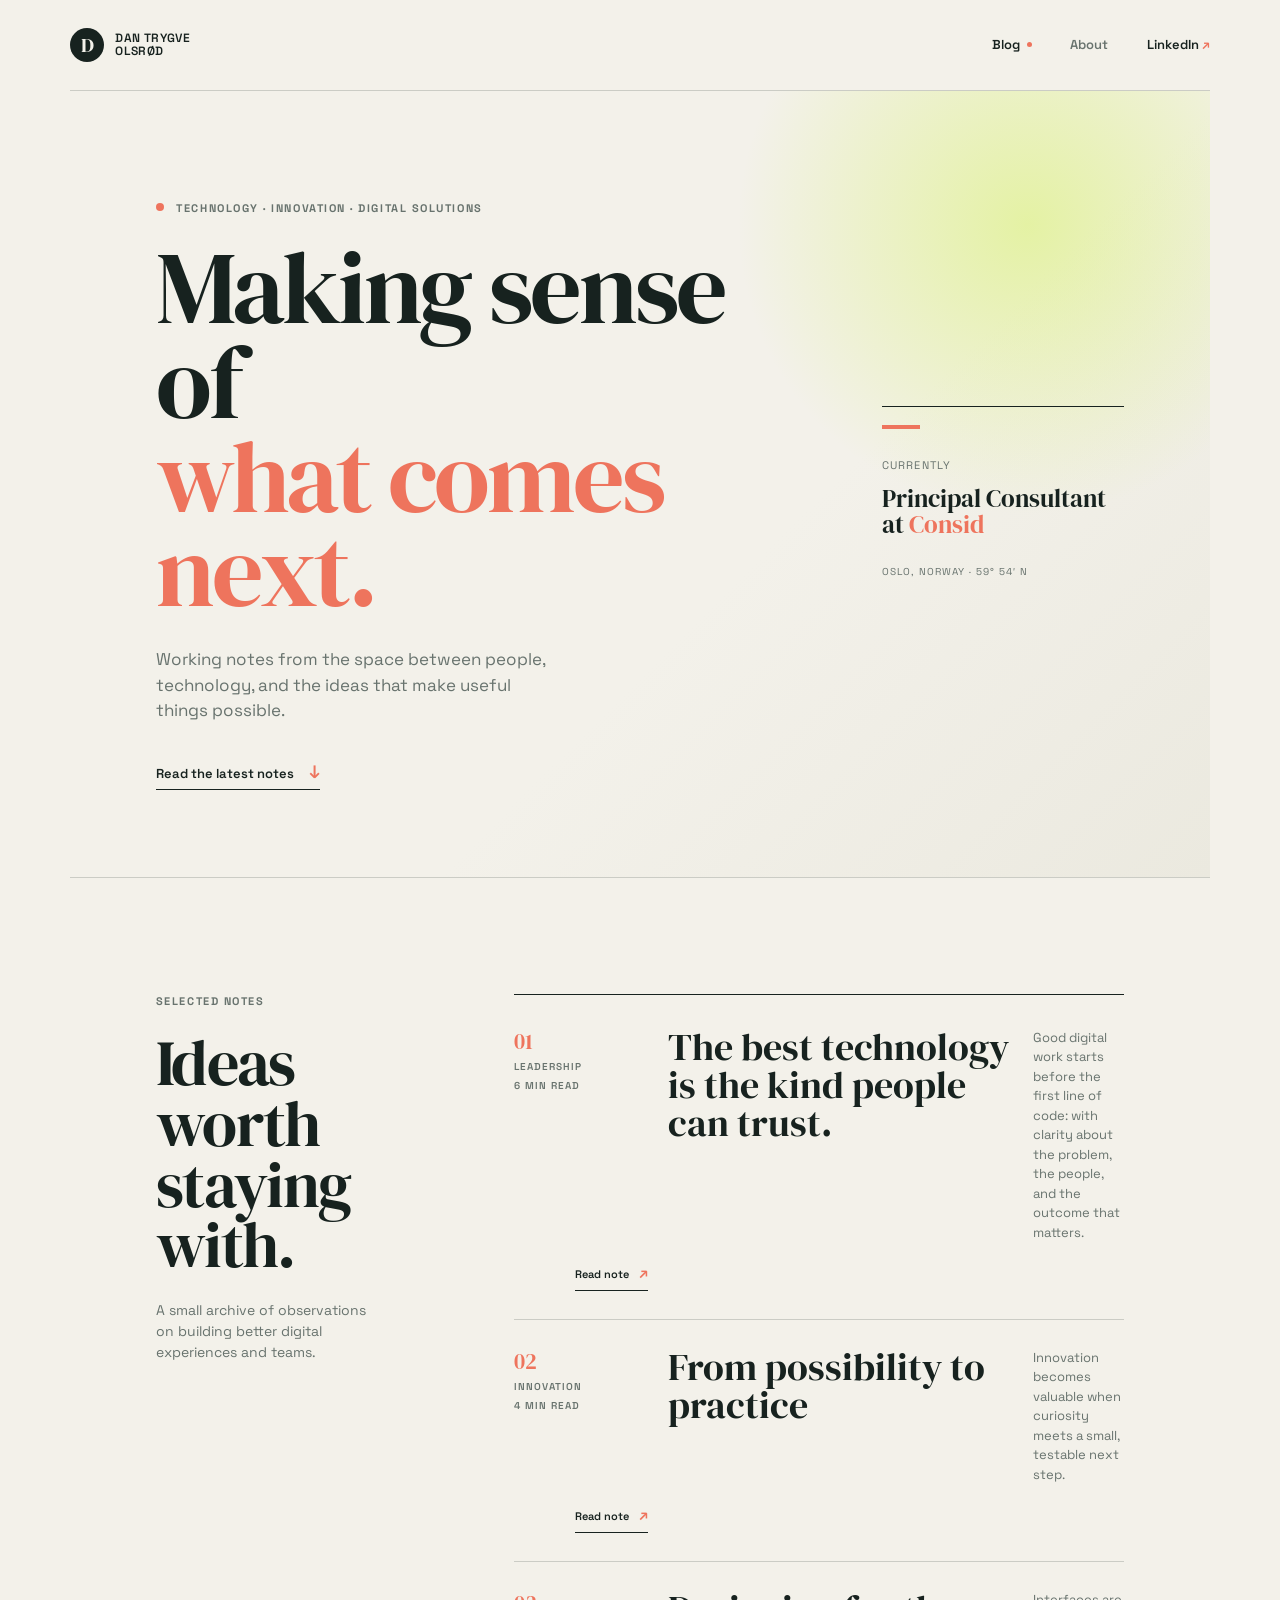
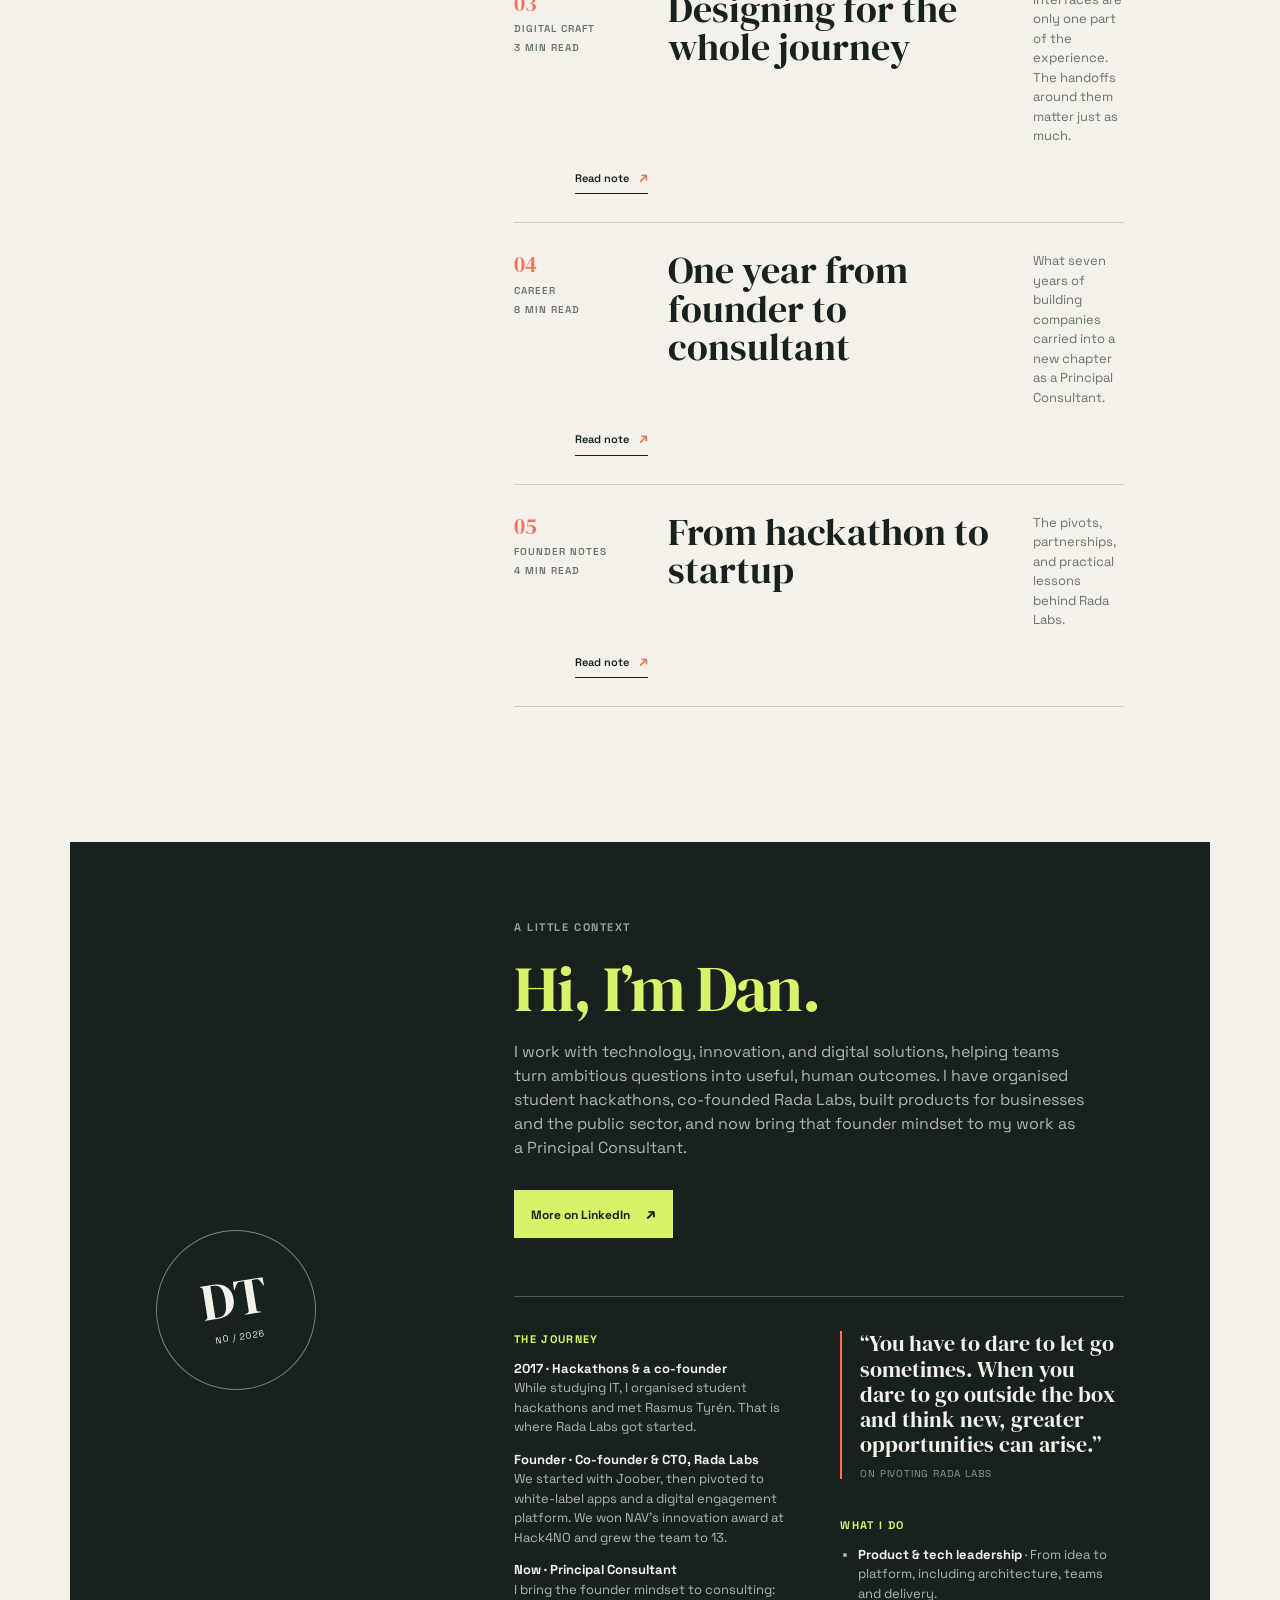
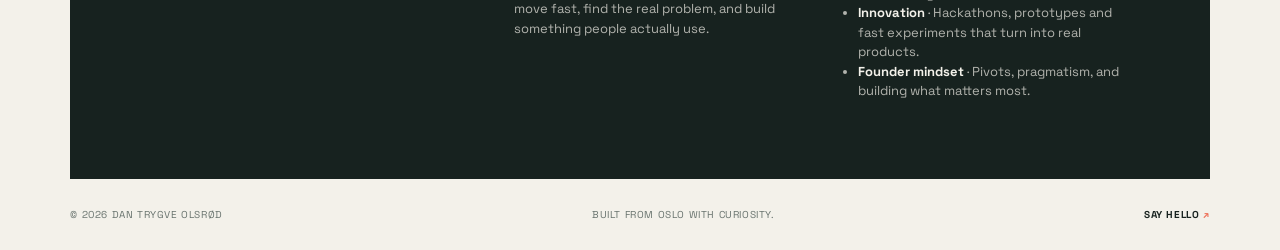
<file: index.html>
<!doctype html>
<html lang="en">
<head>
  <meta charset="utf-8">
  <meta name="viewport" content="width=device-width, initial-scale=1">
  <meta name="description" content="Working notes on technology, innovation, and digital solutions by Dan Trygve Olsrød.">
  <title>Dan Trygve Olsrød | Working Notes</title>
  <link rel="preconnect" href="https://fonts.googleapis.com">
  <link rel="preconnect" href="https://fonts.gstatic.com" crossorigin>
  <link href="https://fonts.googleapis.com/css2?family=DM+Serif+Display&family=Space+Grotesk:wght@400;500;600;700&display=swap" rel="stylesheet">
  <link rel="stylesheet" href="styles.css">
</head>
<body>
  <div class="site-shell">
    <header class="site-header">
      <a class="wordmark" href="/" aria-label="Dan Trygve Olsrød home">
        <span class="wordmark-mark">D</span>
        <span>Dan Trygve<br>Olsrød</span>
      </a>
      <nav aria-label="Primary navigation">
        <a class="nav-link active" href="blog/">Blog</a>
        <a class="nav-link" href="#about">About</a>
        <a class="nav-link nav-link-arrow" href="https://www.linkedin.com/in/dan-trygve-olsrod/" target="_blank" rel="noreferrer">LinkedIn <span aria-hidden="true">↗</span></a>
      </nav>
    </header>

    <main>
      <section class="intro" aria-labelledby="page-title">
        <div class="intro-copy">
          <p class="eyebrow"><span class="eyebrow-dot"></span> Technology · Innovation · Digital solutions</p>
          <h1 id="page-title">Making sense of<br><em>what comes next.</em></h1>
          <p class="intro-text">Working notes from the space between people, technology, and the ideas that make useful things possible.</p>
          <a class="text-link" href="blog/">Read the latest notes <span aria-hidden="true">↓</span></a>
        </div>
        <div class="intro-aside" aria-label="Profile summary">
          <div class="signal-line"></div>
          <p class="aside-label">Currently</p>
          <p class="aside-value">Principal Consultant<br>at <strong>Consid</strong></p>
          <p class="aside-location">Oslo, Norway <span aria-hidden="true">·</span> 59° 54′ N</p>
        </div>
      </section>

      <section class="notes-section" id="notes" aria-labelledby="notes-title">
        <div class="section-heading">
          <p class="eyebrow">Selected notes</p>
          <h2 id="notes-title">Ideas worth<br>staying with.</h2>
          <p class="section-note">A small archive of observations on building better digital experiences and teams.</p>
        </div>
        <div class="notes-list">
          <article class="note-card note-featured">
            <div class="note-meta"><span>01</span><span>Leadership</span><span>6 min read</span></div>
            <h3>The best technology is the kind people can trust.</h3>
            <p>Good digital work starts before the first line of code: with clarity about the problem, the people, and the outcome that matters.</p>
            <a class="card-link" href="blog/founder-to-consultant.html" aria-label="Read Founder to Consultant">Read note <span aria-hidden="true">↗</span></a>
          </article>
          <article class="note-card">
            <div class="note-meta"><span>02</span><span>Innovation</span><span>4 min read</span></div>
            <h3>From possibility to practice</h3>
            <p>Innovation becomes valuable when curiosity meets a small, testable next step.</p>
            <a class="card-link" href="blog/from-hackathon-to-startup.html" aria-label="Read From Hackathon to Startup">Read note <span aria-hidden="true">↗</span></a>
          </article>
          <article class="note-card">
            <div class="note-meta"><span>03</span><span>Digital craft</span><span>3 min read</span></div>
            <h3>Designing for the whole journey</h3>
            <p>Interfaces are only one part of the experience. The handoffs around them matter just as much.</p>
            <a class="card-link" href="blog/welcome-to-hackhavenzero.html" aria-label="Read Welcome to HackHavenZero">Read note <span aria-hidden="true">↗</span></a>
          </article>
          <article class="note-card">
            <div class="note-meta"><span>04</span><span>Career</span><span>8 min read</span></div>
            <h3>One year from founder to consultant</h3>
            <p>What seven years of building companies carried into a new chapter as a Principal Consultant.</p>
            <a class="card-link" href="blog/ett-ar-i-consid.html" aria-label="Read One Year at Consid">Read note <span aria-hidden="true">↗</span></a>
          </article>
          <article class="note-card">
            <div class="note-meta"><span>05</span><span>Founder notes</span><span>4 min read</span></div>
            <h3>From hackathon to startup</h3>
            <p>The pivots, partnerships, and practical lessons behind Rada Labs.</p>
            <a class="card-link" href="blog/from-hackathon-to-startup.html" aria-label="Read From Hackathon to Startup">Read note <span aria-hidden="true">↗</span></a>
          </article>
        </div>

      </section>

      <section class="about-section" id="about" aria-labelledby="about-title">
        <div class="about-stamp">DT<br><span>NO / 2026</span></div>
        <div>
          <p class="eyebrow">A little context</p>
          <h2 id="about-title">Hi, I’m Dan.</h2>
          <p class="about-copy">I work with technology, innovation, and digital solutions, helping teams turn ambitious questions into useful, human outcomes. I have organised student hackathons, co-founded Rada Labs, built products for businesses and the public sector, and now bring that founder mindset to my work as a Principal Consultant.</p>
          <a class="button-link" href="https://www.linkedin.com/in/dan-trygve-olsrod/" target="_blank" rel="noreferrer">More on LinkedIn <span aria-hidden="true">↗</span></a>
          <div class="about-details">
            <div>
              <p class="detail-label">The journey</p>
              <p><strong>2017 · Hackathons &amp; a co-founder</strong><br>While studying IT, I organised student hackathons and met Rasmus Tyrén. That is where Rada Labs got started.</p>
              <p><strong>Founder · Co-founder &amp; CTO, Rada Labs</strong><br>We started with Joober, then pivoted to white-label apps and a digital engagement platform. We won NAV's innovation award at Hack4NO and grew the team to 13.</p>
              <p><strong>Now · Principal Consultant</strong><br>I bring the founder mindset to consulting: move fast, find the real problem, and build something people actually use.</p>
            </div>
            <div>
              <blockquote>“You have to dare to let go sometimes. When you dare to go outside the box and think new, greater opportunities can arise.”<cite>On pivoting Rada Labs</cite></blockquote>
              <p class="detail-label">What I do</p>
              <ul>
                <li><strong>Product &amp; tech leadership</strong> · From idea to platform, including architecture, teams and delivery.</li>
                <li><strong>Innovation</strong> · Hackathons, prototypes and fast experiments that turn into real products.</li>
                <li><strong>Founder mindset</strong> · Pivots, pragmatism, and building what matters most.</li>
              </ul>
            </div>
          </div>
        </div>
      </section>
    </main>

    <footer class="site-footer">
      <span>© 2026 Dan Trygve Olsrød</span>
      <span>Built from Oslo with curiosity.</span>
      <a href="mailto:hello@hackhaven.me">Say hello <span aria-hidden="true">↗</span></a>
    </footer>
  </div>
</body>
</html>
</file>
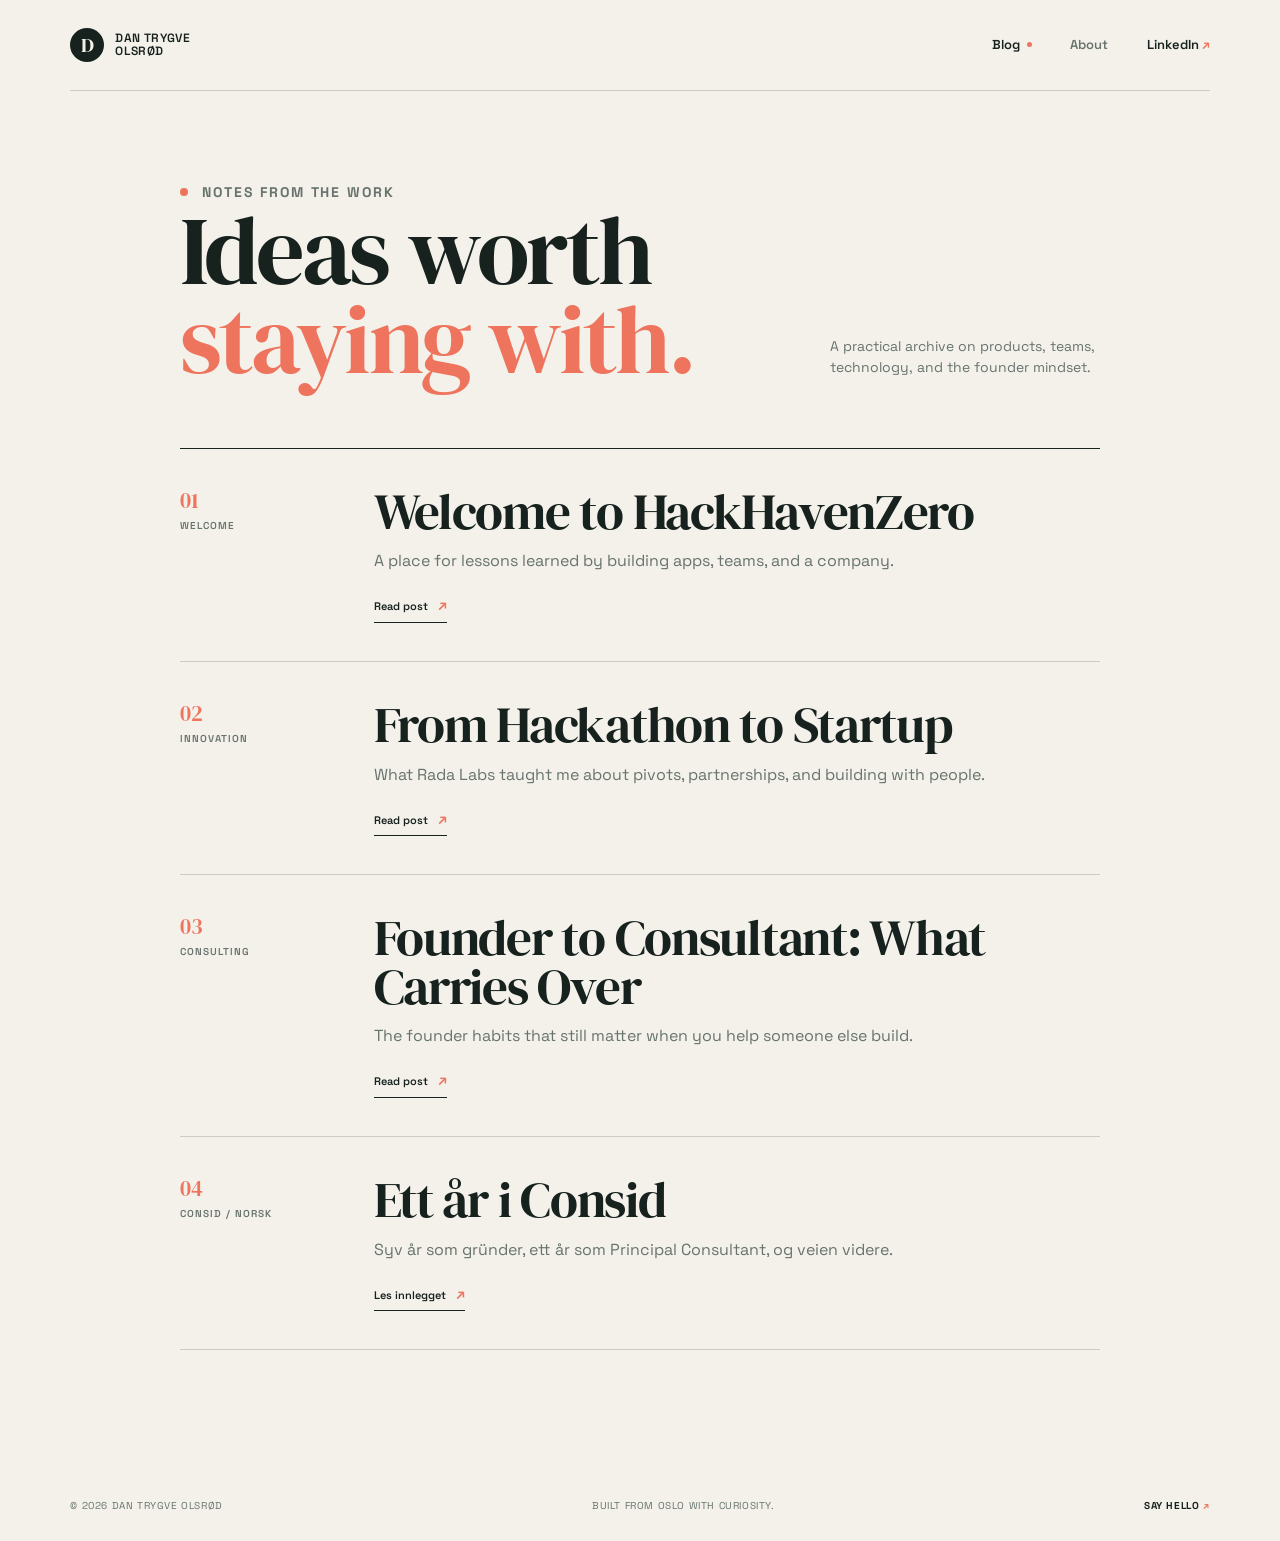
<file: blog/index.html>
<!doctype html>
<html lang="en">
<head>
  <meta charset="utf-8">
  <meta name="viewport" content="width=device-width, initial-scale=1">
  <meta name="description" content="Notes on technology, innovation, consulting, and building useful products by Dan Trygve Olsrød.">
  <title>Blog | Dan Trygve Olsrød</title>
  <link rel="preconnect" href="https://fonts.googleapis.com">
  <link rel="preconnect" href="https://fonts.gstatic.com" crossorigin>
  <link href="https://fonts.googleapis.com/css2?family=DM+Serif+Display&family=Space+Grotesk:wght@400;500;600;700&display=swap" rel="stylesheet">
  <link rel="stylesheet" href="../styles.css">
</head>
<body>
  <div class="site-shell">
    <header class="site-header">
      <a class="wordmark" href="../" aria-label="Dan Trygve Olsrød home"><span class="wordmark-mark">D</span><span>Dan Trygve<br>Olsrød</span></a>
      <nav aria-label="Primary navigation">
        <a class="nav-link active" href="./">Blog</a>
        <a class="nav-link" href="../#about">About</a>
        <a class="nav-link nav-link-arrow" href="https://www.linkedin.com/in/dan-trygve-olsrod/" target="_blank" rel="noreferrer">LinkedIn <span aria-hidden="true">↗</span></a>
      </nav>
    </header>
    <main class="blog-page">
      <header class="blog-page-header">
        <div><p class="eyebrow"><span class="eyebrow-dot"></span> Notes from the work</p><h1>Ideas worth<br><em>staying with.</em></h1></div>
        <p>A practical archive on products, teams, technology, and the founder mindset.</p>
      </header>
      <div class="blog-list">
        <article class="blog-entry"><div class="note-meta"><span>01</span><span>Welcome</span></div><div><h2>Welcome to HackHavenZero</h2><p>A place for lessons learned by building apps, teams, and a company.</p><a class="card-link" href="welcome-to-hackhavenzero.html">Read post <span aria-hidden="true">↗</span></a></div></article>
        <article class="blog-entry"><div class="note-meta"><span>02</span><span>Innovation</span></div><div><h2>From Hackathon to Startup</h2><p>What Rada Labs taught me about pivots, partnerships, and building with people.</p><a class="card-link" href="from-hackathon-to-startup.html">Read post <span aria-hidden="true">↗</span></a></div></article>
        <article class="blog-entry"><div class="note-meta"><span>03</span><span>Consulting</span></div><div><h2>Founder to Consultant: What Carries Over</h2><p>The founder habits that still matter when you help someone else build.</p><a class="card-link" href="founder-to-consultant.html">Read post <span aria-hidden="true">↗</span></a></div></article>
        <article class="blog-entry"><div class="note-meta"><span>04</span><span>Consid / Norsk</span></div><div><h2>Ett år i Consid</h2><p>Syv år som gründer, ett år som Principal Consultant, og veien videre.</p><a class="card-link" href="ett-ar-i-consid.html">Les innlegget <span aria-hidden="true">↗</span></a></div></article>
      </div>
    </main>
    <footer class="site-footer"><span>© 2026 Dan Trygve Olsrød</span><span>Built from Oslo with curiosity.</span><a href="mailto:hello@hackhaven.me">Say hello <span aria-hidden="true">↗</span></a></footer>
  </div>
</body>
</html>
</file>
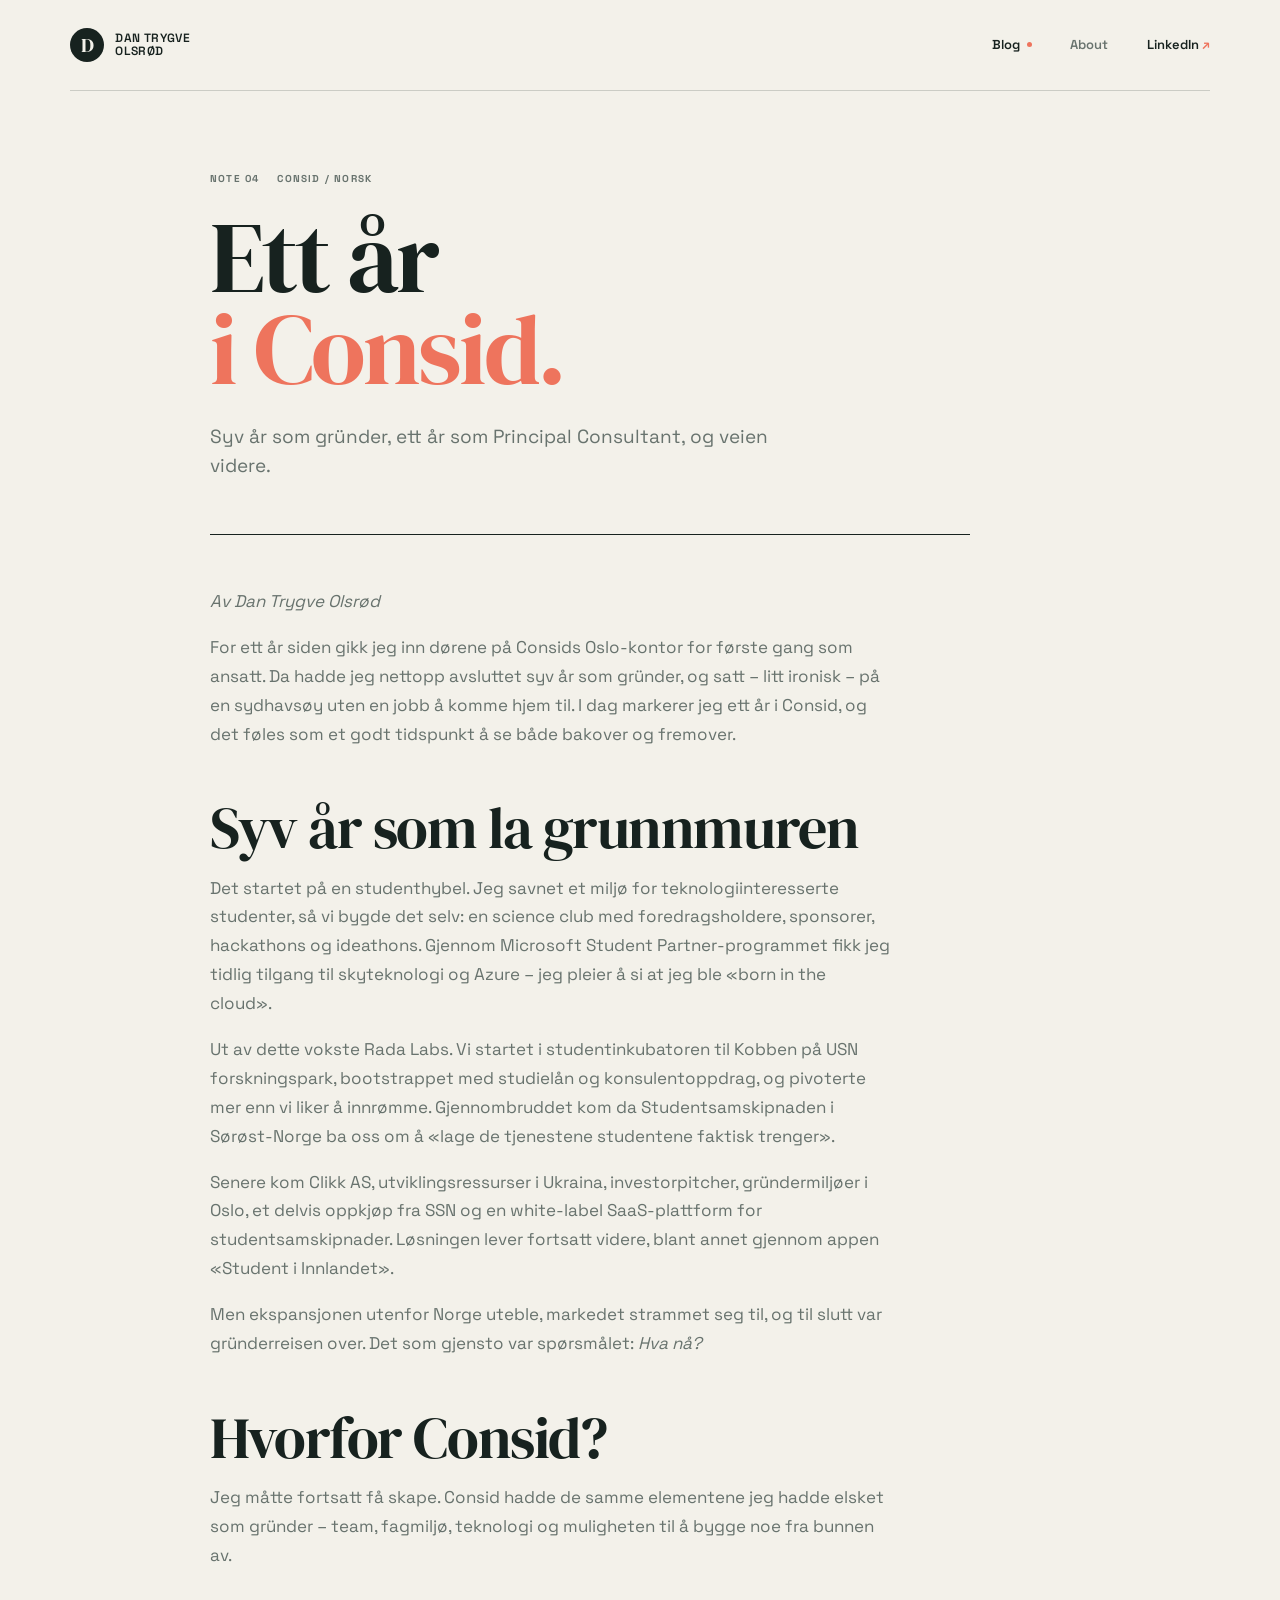
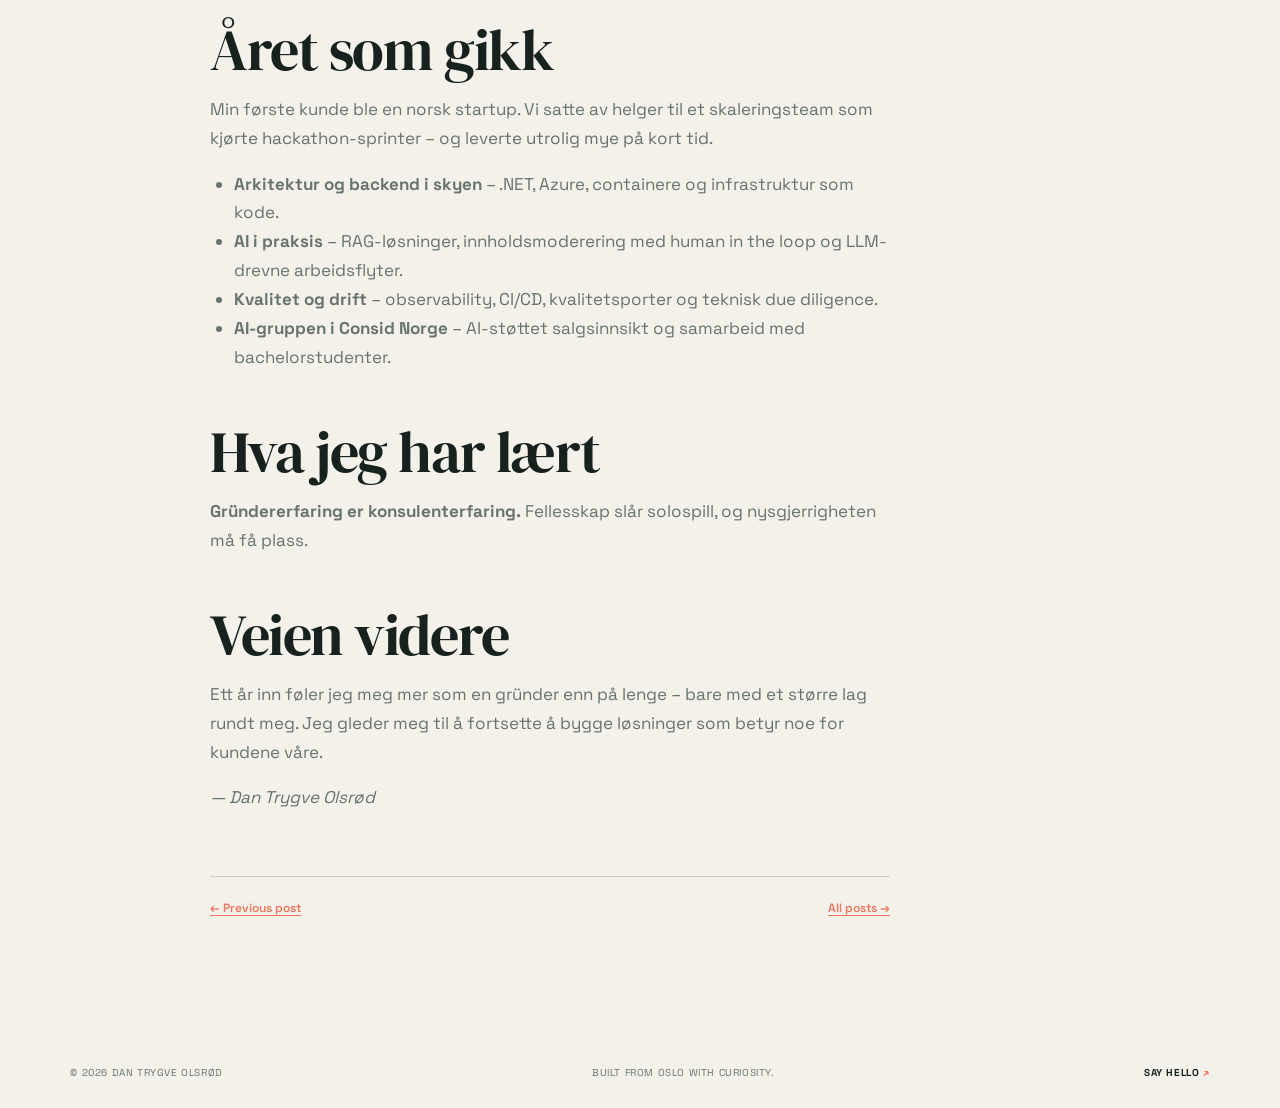
<file: blog/ett-ar-i-consid.html>
<!doctype html>
<html lang="no">
<head><meta charset="utf-8"><meta name="viewport" content="width=device-width, initial-scale=1"><meta name="description" content="Ett år i Consid, av Dan Trygve Olsrød."><title>Ett år i Consid | Dan Trygve Olsrød</title><link rel="preconnect" href="https://fonts.googleapis.com"><link rel="preconnect" href="https://fonts.gstatic.com" crossorigin><link href="https://fonts.googleapis.com/css2?family=DM+Serif+Display&family=Space+Grotesk:wght@400;500;600;700&display=swap" rel="stylesheet"><link rel="stylesheet" href="../styles.css"></head>
<body><div class="site-shell"><header class="site-header"><a class="wordmark" href="../" aria-label="Dan Trygve Olsrød home"><span class="wordmark-mark">D</span><span>Dan Trygve<br>Olsrød</span></a><nav aria-label="Primary navigation"><a class="nav-link active" href="./">Blog</a><a class="nav-link" href="../#about">About</a><a class="nav-link nav-link-arrow" href="https://www.linkedin.com/in/dan-trygve-olsrod/" target="_blank" rel="noreferrer">LinkedIn <span aria-hidden="true">↗</span></a></nav></header>
<main class="post-page"><header class="post-header"><div class="post-meta"><span>Note 04</span><span>Consid / Norsk</span></div><h1>Ett år<br><em>i Consid.</em></h1><p class="post-dek">Syv år som gründer, ett år som Principal Consultant, og veien videre.</p></header><article class="post-body"><p><i>Av Dan Trygve Olsrød</i></p><p>For ett år siden gikk jeg inn dørene på Consids Oslo-kontor for første gang som ansatt. Da hadde jeg nettopp avsluttet syv år som gründer, og satt – litt ironisk – på en sydhavsøy uten en jobb å komme hjem til. I dag markerer jeg ett år i Consid, og det føles som et godt tidspunkt å se både bakover og fremover.</p><h2>Syv år som la grunnmuren</h2><p>Det startet på en studenthybel. Jeg savnet et miljø for teknologiinteresserte studenter, så vi bygde det selv: en science club med foredragsholdere, sponsorer, hackathons og ideathons. Gjennom Microsoft Student Partner-programmet fikk jeg tidlig tilgang til skyteknologi og Azure – jeg pleier å si at jeg ble «born in the cloud».</p><p>Ut av dette vokste Rada Labs. Vi startet i studentinkubatoren til Kobben på USN forskningspark, bootstrappet med studielån og konsulentoppdrag, og pivoterte mer enn vi liker å innrømme. Gjennombruddet kom da Studentsamskipnaden i Sørøst-Norge ba oss om å «lage de tjenestene studentene faktisk trenger».</p><p>Senere kom Clikk AS, utviklingsressurser i Ukraina, investorpitcher, gründermiljøer i Oslo, et delvis oppkjøp fra SSN og en white-label SaaS-plattform for studentsamskipnader. Løsningen lever fortsatt videre, blant annet gjennom appen «Student i Innlandet».</p><p>Men ekspansjonen utenfor Norge uteble, markedet strammet seg til, og til slutt var gründerreisen over. Det som gjensto var spørsmålet: <i>Hva nå?</i></p><h2>Hvorfor Consid?</h2><p>Jeg måtte fortsatt få skape. Consid hadde de samme elementene jeg hadde elsket som gründer – team, fagmiljø, teknologi og muligheten til å bygge noe fra bunnen av.</p><h2>Året som gikk</h2><p>Min første kunde ble en norsk startup. Vi satte av helger til et skaleringsteam som kjørte hackathon-sprinter – og leverte utrolig mye på kort tid.</p><ul><li><strong>Arkitektur og backend i skyen</strong> – .NET, Azure, containere og infrastruktur som kode.</li><li><strong>AI i praksis</strong> – RAG-løsninger, innholdsmoderering med human in the loop og LLM-drevne arbeidsflyter.</li><li><strong>Kvalitet og drift</strong> – observability, CI/CD, kvalitetsporter og teknisk due diligence.</li><li><strong>AI-gruppen i Consid Norge</strong> – AI-støttet salgsinnsikt og samarbeid med bachelorstudenter.</li></ul><h2>Hva jeg har lært</h2><p><strong>Gründererfaring er konsulenterfaring.</strong> Fellesskap slår solospill, og nysgjerrigheten må få plass.</p><h2>Veien videre</h2><p>Ett år inn føler jeg meg mer som en gründer enn på lenge – bare med et større lag rundt meg. Jeg gleder meg til å fortsette å bygge løsninger som betyr noe for kundene våre.</p><p><i>— Dan Trygve Olsrød</i></p><footer class="post-footer"><a href="founder-to-consultant.html">← Previous post</a><a href="./">All posts →</a></footer></article></main><footer class="site-footer"><span>© 2026 Dan Trygve Olsrød</span><span>Built from Oslo with curiosity.</span><a href="mailto:hello@hackhaven.me">Say hello <span aria-hidden="true">↗</span></a></footer></div></body>
</html>
</file>
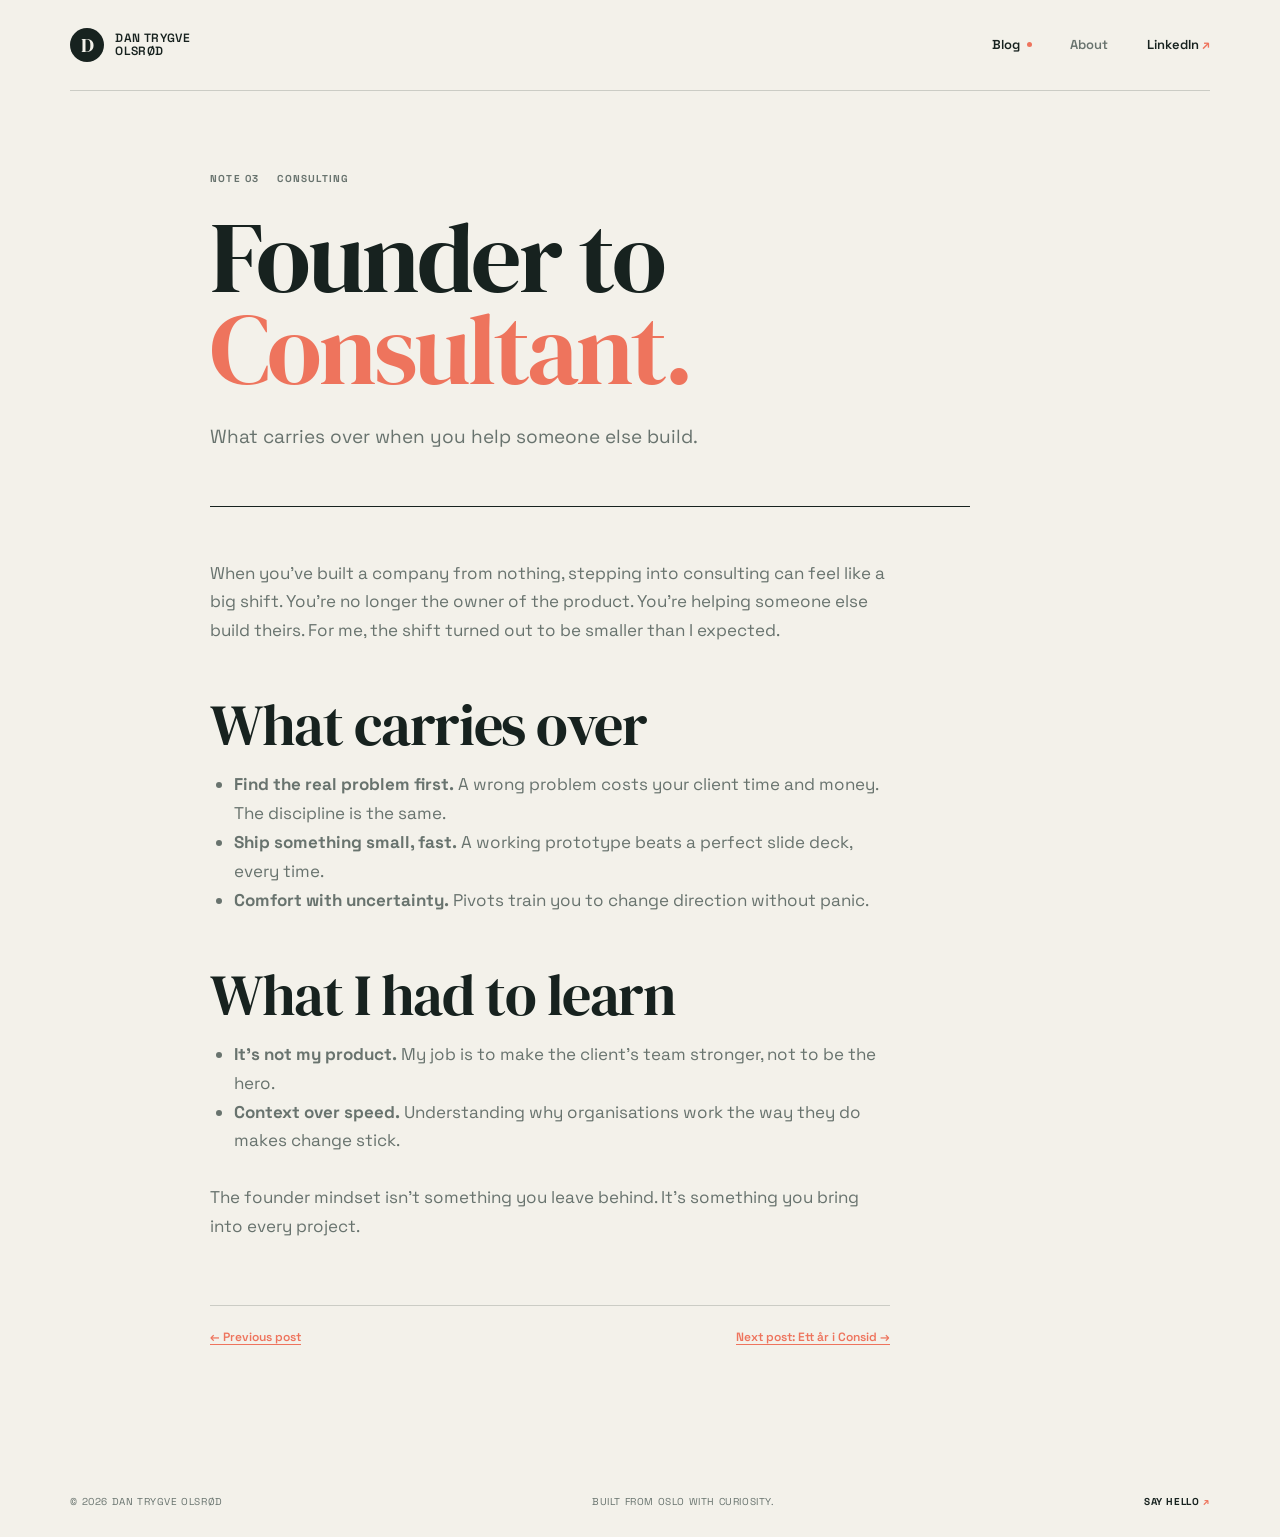
<file: blog/founder-to-consultant.html>
<!doctype html>
<html lang="en">
<head><meta charset="utf-8"><meta name="viewport" content="width=device-width, initial-scale=1"><meta name="description" content="What carries over when moving from founder to consultant, by Dan Trygve Olsrød."><title>Founder to Consultant | Dan Trygve Olsrød</title><link rel="preconnect" href="https://fonts.googleapis.com"><link rel="preconnect" href="https://fonts.gstatic.com" crossorigin><link href="https://fonts.googleapis.com/css2?family=DM+Serif+Display&family=Space+Grotesk:wght@400;500;600;700&display=swap" rel="stylesheet"><link rel="stylesheet" href="../styles.css"></head>
<body><div class="site-shell"><header class="site-header"><a class="wordmark" href="../" aria-label="Dan Trygve Olsrød home"><span class="wordmark-mark">D</span><span>Dan Trygve<br>Olsrød</span></a><nav aria-label="Primary navigation"><a class="nav-link active" href="./">Blog</a><a class="nav-link" href="../#about">About</a><a class="nav-link nav-link-arrow" href="https://www.linkedin.com/in/dan-trygve-olsrod/" target="_blank" rel="noreferrer">LinkedIn <span aria-hidden="true">↗</span></a></nav></header>
<main class="post-page"><header class="post-header"><div class="post-meta"><span>Note 03</span><span>Consulting</span></div><h1>Founder to<br><em>Consultant.</em></h1><p class="post-dek">What carries over when you help someone else build.</p></header><article class="post-body"><p>When you've built a company from nothing, stepping into consulting can feel like a big shift. You're no longer the owner of the product. You're helping someone else build theirs. For me, the shift turned out to be smaller than I expected.</p><h2>What carries over</h2><ul><li><strong>Find the real problem first.</strong> A wrong problem costs your client time and money. The discipline is the same.</li><li><strong>Ship something small, fast.</strong> A working prototype beats a perfect slide deck, every time.</li><li><strong>Comfort with uncertainty.</strong> Pivots train you to change direction without panic.</li></ul><h2>What I had to learn</h2><ul><li><strong>It's not my product.</strong> My job is to make the client's team stronger, not to be the hero.</li><li><strong>Context over speed.</strong> Understanding why organisations work the way they do makes change stick.</li></ul><p>The founder mindset isn't something you leave behind. It's something you bring into every project.</p><footer class="post-footer"><a href="from-hackathon-to-startup.html">← Previous post</a><a href="ett-ar-i-consid.html">Next post: Ett år i Consid →</a></footer></article></main><footer class="site-footer"><span>© 2026 Dan Trygve Olsrød</span><span>Built from Oslo with curiosity.</span><a href="mailto:hello@hackhaven.me">Say hello <span aria-hidden="true">↗</span></a></footer></div></body>
</html>
</file>
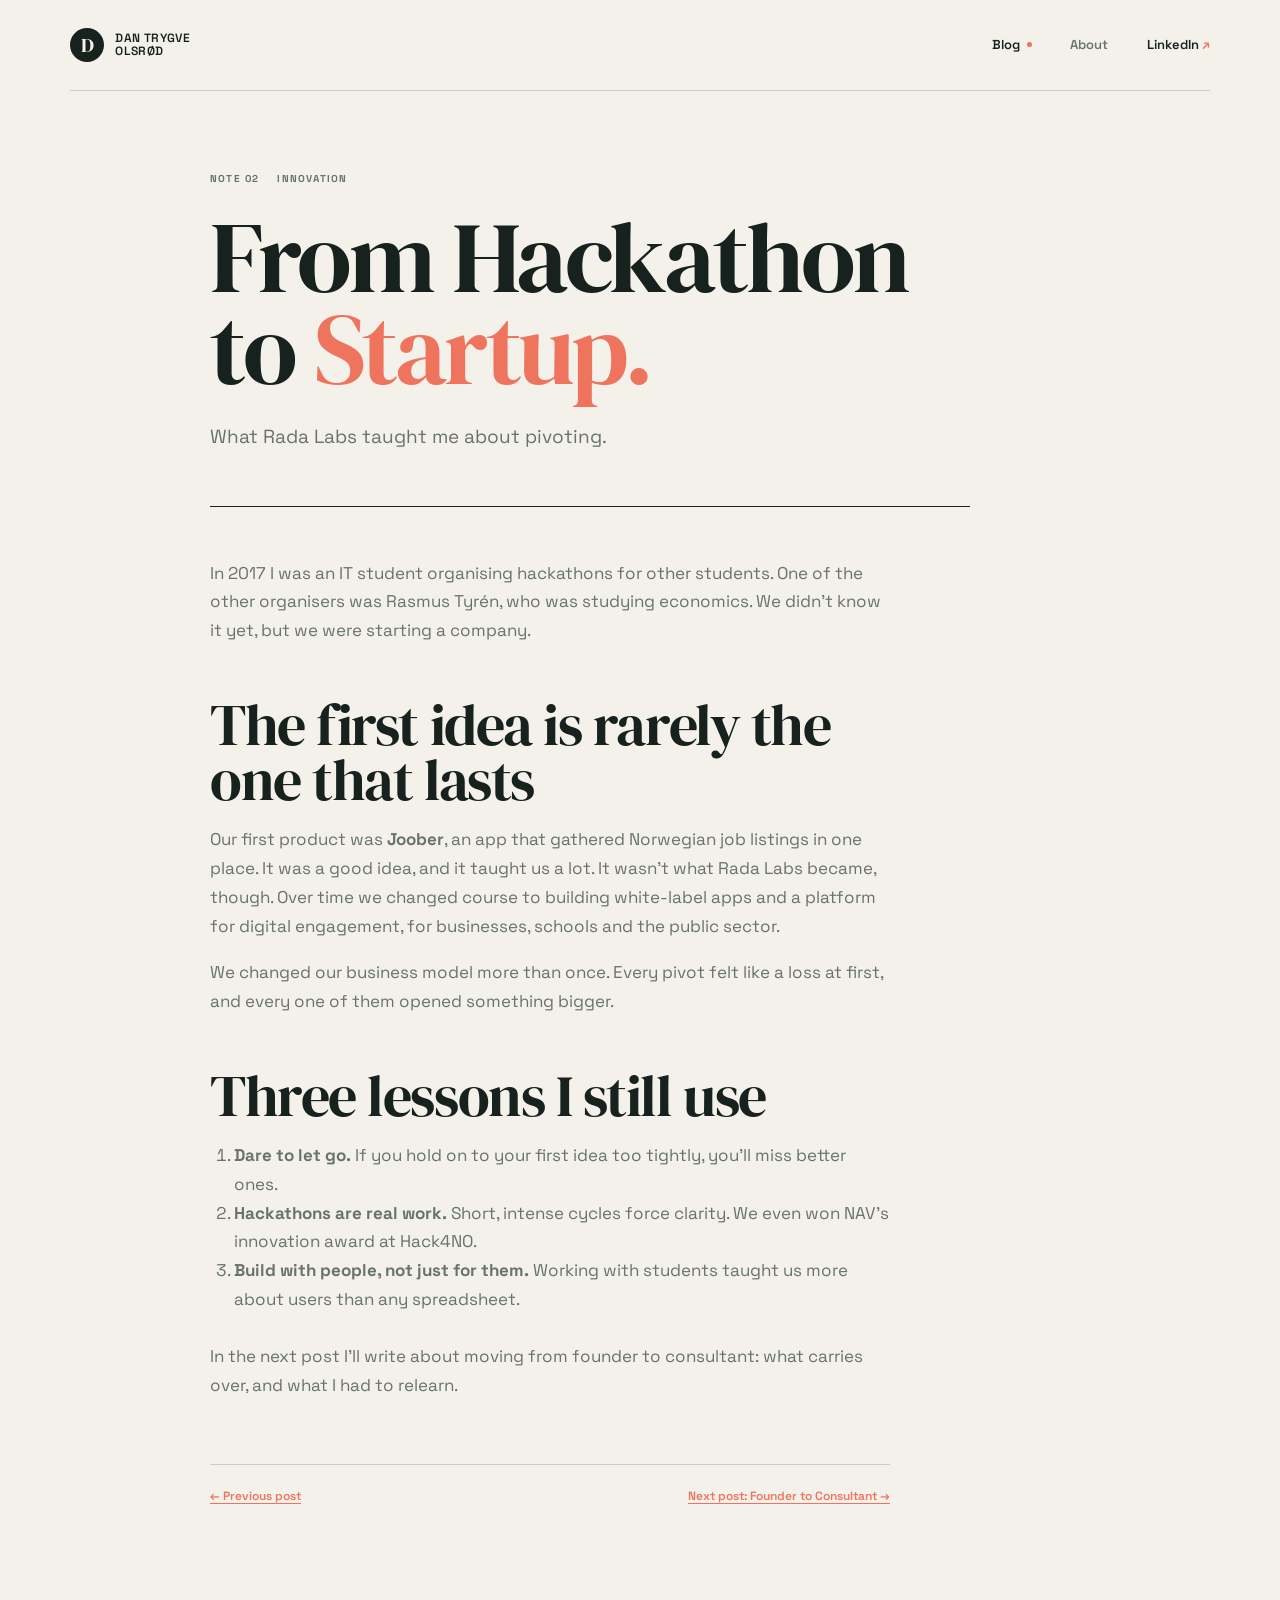
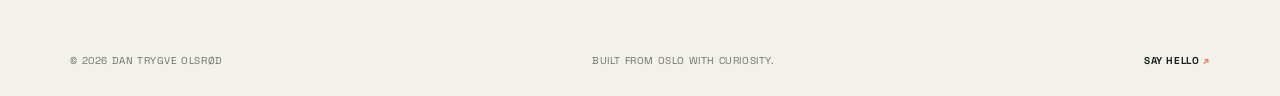
<file: blog/from-hackathon-to-startup.html>
<!doctype html>
<html lang="en">
<head><meta charset="utf-8"><meta name="viewport" content="width=device-width, initial-scale=1"><meta name="description" content="What Rada Labs taught Dan Trygve Olsrød about pivoting from hackathon to startup."><title>From Hackathon to Startup | Dan Trygve Olsrød</title><link rel="preconnect" href="https://fonts.googleapis.com"><link rel="preconnect" href="https://fonts.gstatic.com" crossorigin><link href="https://fonts.googleapis.com/css2?family=DM+Serif+Display&family=Space+Grotesk:wght@400;500;600;700&display=swap" rel="stylesheet"><link rel="stylesheet" href="../styles.css"></head>
<body><div class="site-shell"><header class="site-header"><a class="wordmark" href="../" aria-label="Dan Trygve Olsrød home"><span class="wordmark-mark">D</span><span>Dan Trygve<br>Olsrød</span></a><nav aria-label="Primary navigation"><a class="nav-link active" href="./">Blog</a><a class="nav-link" href="../#about">About</a><a class="nav-link nav-link-arrow" href="https://www.linkedin.com/in/dan-trygve-olsrod/" target="_blank" rel="noreferrer">LinkedIn <span aria-hidden="true">↗</span></a></nav></header>
<main class="post-page"><header class="post-header"><div class="post-meta"><span>Note 02</span><span>Innovation</span></div><h1>From Hackathon<br>to <em>Startup.</em></h1><p class="post-dek">What Rada Labs taught me about pivoting.</p></header><article class="post-body"><p>In 2017 I was an IT student organising hackathons for other students. One of the other organisers was Rasmus Tyrén, who was studying economics. We didn't know it yet, but we were starting a company.</p><h2>The first idea is rarely the one that lasts</h2><p>Our first product was <strong>Joober</strong>, an app that gathered Norwegian job listings in one place. It was a good idea, and it taught us a lot. It wasn't what Rada Labs became, though. Over time we changed course to building white-label apps and a platform for digital engagement, for businesses, schools and the public sector.</p><p>We changed our business model more than once. Every pivot felt like a loss at first, and every one of them opened something bigger.</p><h2>Three lessons I still use</h2><ol><li><strong>Dare to let go.</strong> If you hold on to your first idea too tightly, you'll miss better ones.</li><li><strong>Hackathons are real work.</strong> Short, intense cycles force clarity. We even won NAV's innovation award at Hack4NO.</li><li><strong>Build with people, not just for them.</strong> Working with students taught us more about users than any spreadsheet.</li></ol><p>In the next post I'll write about moving from founder to consultant: what carries over, and what I had to relearn.</p><footer class="post-footer"><a href="./welcome-to-hackhavenzero.html">← Previous post</a><a href="founder-to-consultant.html">Next post: Founder to Consultant →</a></footer></article></main><footer class="site-footer"><span>© 2026 Dan Trygve Olsrød</span><span>Built from Oslo with curiosity.</span><a href="mailto:hello@hackhaven.me">Say hello <span aria-hidden="true">↗</span></a></footer></div></body>
</html>
</file>
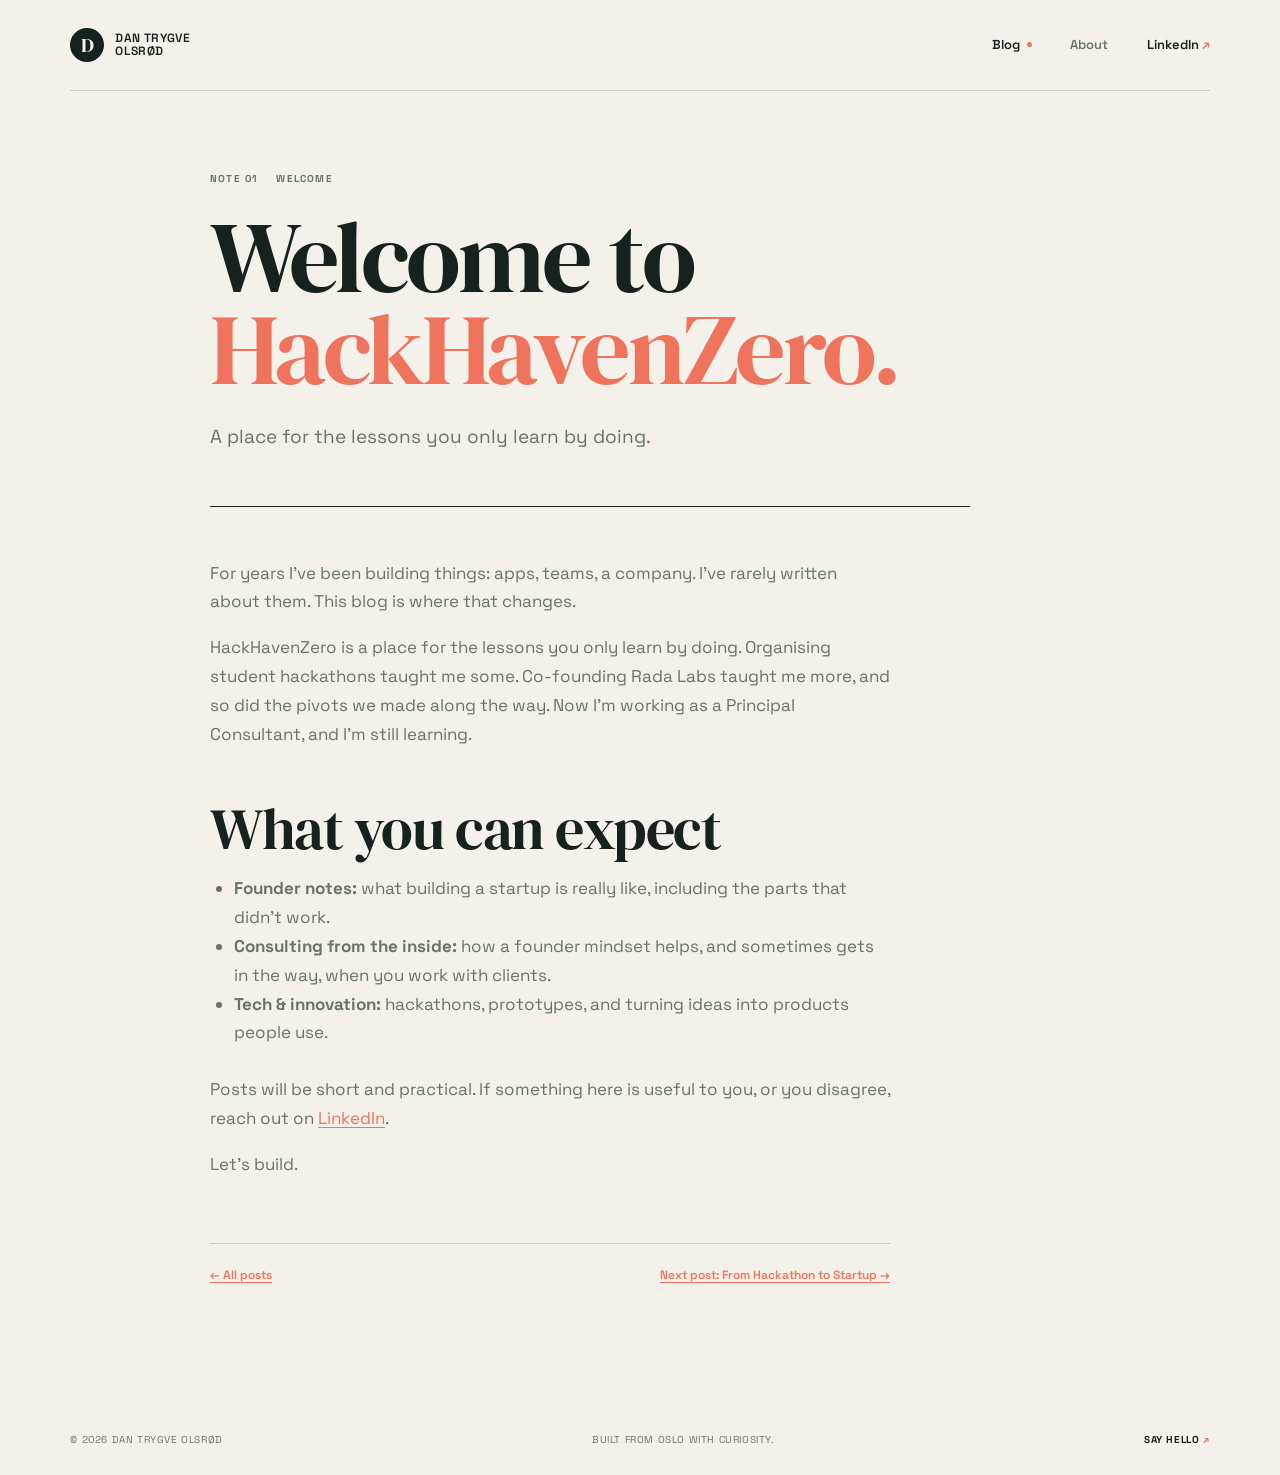
<file: blog/welcome-to-hackhavenzero.html>
<!doctype html>
<html lang="en">
<head>
  <meta charset="utf-8">
  <meta name="viewport" content="width=device-width, initial-scale=1">
  <meta name="description" content="Welcome to HackHavenZero, a blog about building products, teams, and ideas.">
  <title>Welcome to HackHavenZero | Dan Trygve Olsrød</title>
  <link rel="preconnect" href="https://fonts.googleapis.com"><link rel="preconnect" href="https://fonts.gstatic.com" crossorigin>
  <link href="https://fonts.googleapis.com/css2?family=DM+Serif+Display&family=Space+Grotesk:wght@400;500;600;700&display=swap" rel="stylesheet"><link rel="stylesheet" href="../styles.css">
</head>
<body><div class="site-shell"><header class="site-header"><a class="wordmark" href="../" aria-label="Dan Trygve Olsrød home"><span class="wordmark-mark">D</span><span>Dan Trygve<br>Olsrød</span></a><nav aria-label="Primary navigation"><a class="nav-link active" href="./">Blog</a><a class="nav-link" href="../#about">About</a><a class="nav-link nav-link-arrow" href="https://www.linkedin.com/in/dan-trygve-olsrod/" target="_blank" rel="noreferrer">LinkedIn <span aria-hidden="true">↗</span></a></nav></header>
<main class="post-page"><header class="post-header"><div class="post-meta"><span>Note 01</span><span>Welcome</span></div><h1>Welcome to<br><em>HackHavenZero.</em></h1><p class="post-dek">A place for the lessons you only learn by doing.</p></header><article class="post-body"><p>For years I've been building things: apps, teams, a company. I've rarely written about them. This blog is where that changes.</p><p>HackHavenZero is a place for the lessons you only learn by doing. Organising student hackathons taught me some. Co-founding Rada Labs taught me more, and so did the pivots we made along the way. Now I'm working as a Principal Consultant, and I'm still learning.</p><h2>What you can expect</h2><ul><li><strong>Founder notes:</strong> what building a startup is really like, including the parts that didn't work.</li><li><strong>Consulting from the inside:</strong> how a founder mindset helps, and sometimes gets in the way, when you work with clients.</li><li><strong>Tech &amp; innovation:</strong> hackathons, prototypes, and turning ideas into products people use.</li></ul><p>Posts will be short and practical. If something here is useful to you, or you disagree, reach out on <a href="https://www.linkedin.com/in/dan-trygve-olsrod/">LinkedIn</a>.</p><p>Let's build.</p><footer class="post-footer"><a href="./">← All posts</a><a href="from-hackathon-to-startup.html">Next post: From Hackathon to Startup →</a></footer></article></main><footer class="site-footer"><span>© 2026 Dan Trygve Olsrød</span><span>Built from Oslo with curiosity.</span><a href="mailto:hello@hackhaven.me">Say hello <span aria-hidden="true">↗</span></a></footer></div></body>
</html>
</file>
<file: styles.css>
:root {
  --ink: #17221f;
  --muted: #68736e;
  --paper: #f3f1ea;
  --paper-deep: #e8e6dc;
  --lime: #d8f26a;
  --coral: #ee745d;
  --line: rgba(23, 34, 31, 0.18);
  --serif: "DM Serif Display", Georgia, serif;
  --sans: "Space Grotesk", "Trebuchet MS", sans-serif;
}

* { box-sizing: border-box; }
html { scroll-behavior: smooth; }
body {
  margin: 0;
  color: var(--ink);
  background: var(--paper);
  font-family: var(--sans);
  font-size: 16px;
  line-height: 1.5;
}

a { color: inherit; text-decoration: none; }
.site-shell { max-width: 1440px; margin: auto; padding: 0 5.5vw; overflow: hidden; }
.site-header { display: flex; align-items: center; justify-content: space-between; padding: 28px 0; border-bottom: 1px solid var(--line); }
.wordmark { display: flex; align-items: center; gap: 11px; font-size: 12px; font-weight: 600; line-height: 1.05; letter-spacing: .03em; text-transform: uppercase; }
.wordmark-mark { display: grid; place-items: center; width: 34px; height: 34px; color: var(--paper); background: var(--ink); border-radius: 50%; font-family: var(--serif); font-size: 20px; font-weight: 400; text-transform: none; }
nav { display: flex; align-items: center; gap: clamp(18px, 3vw, 44px); font-size: 13px; font-weight: 600; }
.nav-link { color: var(--muted); }
.nav-link:hover, .nav-link.active { color: var(--ink); }
.nav-link.active::after { display: inline-block; width: 5px; height: 5px; margin: 0 0 2px 7px; border-radius: 50%; background: var(--coral); content: ""; }
.nav-link-arrow { color: var(--ink); }
.nav-link-arrow span, .card-link span, .button-link span, .site-footer a span { color: var(--coral); }

.intro { display: grid; grid-template-columns: minmax(0, 1fr) 25%; gap: 8%; min-height: 600px; padding: 110px 7.5% 92px; align-items: end; background: radial-gradient(circle at 84% 17%, rgba(216,242,106,.55), transparent 25%), linear-gradient(135deg, var(--paper) 60%, #ebe9df); }
.eyebrow { margin: 0 0 25px; color: var(--muted); font-size: 11px; font-weight: 700; letter-spacing: .14em; line-height: 1.3; text-transform: uppercase; }
.eyebrow-dot { display: inline-block; width: 8px; height: 8px; margin: 0 8px 1px 0; border-radius: 50%; background: var(--coral); }
h1, h2, h3, p { margin-top: 0; }
h1 { max-width: 760px; margin-bottom: 30px; font-family: var(--serif); font-size: clamp(58px, 8vw, 124px); font-weight: 400; letter-spacing: -.03em; line-height: .92; }
h1 em { color: var(--coral); font-style: normal; }
.intro-text { max-width: 405px; margin-bottom: 34px; color: var(--muted); font-size: 17px; }
.text-link { border-bottom: 1px solid var(--ink); padding-bottom: 7px; font-size: 13px; font-weight: 600; }
.text-link span { margin-left: 12px; color: var(--coral); font-size: 18px; }
.intro-aside { align-self: center; border-top: 1px solid var(--ink); padding-top: 18px; }
.signal-line { width: 38px; height: 4px; margin-bottom: 28px; background: var(--coral); }
.aside-label, .aside-location { color: var(--muted); font-size: 11px; letter-spacing: .1em; text-transform: uppercase; }
.aside-value { margin: 9px 0 27px; font-family: var(--serif); font-size: 25px; line-height: 1.05; }
.aside-value strong { color: var(--coral); font-weight: 400; }
.aside-location { margin: 0; font-size: 10px; }

.notes-section { display: grid; grid-template-columns: 30% 1fr; gap: 7%; padding: 116px 7.5% 135px; border-top: 1px solid var(--line); }
h2 { margin-bottom: 24px; font-family: var(--serif); font-size: clamp(44px, 5vw, 72px); font-weight: 400; letter-spacing: -.025em; line-height: .95; }
.section-note { max-width: 220px; margin: 0; color: var(--muted); font-size: 14px; }
.notes-list { border-top: 1px solid var(--ink); }
.note-card { position: relative; display: grid; grid-template-columns: 22% 1fr 15%; gap: 20px; align-items: start; padding: 28px 0; border-bottom: 1px solid var(--line); }
.note-card.note-featured { padding-top: 33px; }
.note-meta { display: flex; flex-direction: column; gap: 7px; color: var(--muted); font-size: 10px; font-weight: 600; letter-spacing: .1em; line-height: 1.2; text-transform: uppercase; }
.note-meta span:first-child { color: var(--coral); font-family: var(--serif); font-size: 22px; font-weight: 400; letter-spacing: 0; }
.note-card h3 { margin: 0 0 12px; font-family: var(--serif); font-size: clamp(25px, 3vw, 40px); font-weight: 400; line-height: 1; }
.note-card p { max-width: 385px; margin: 0; color: var(--muted); font-size: 13px; }
.card-link { justify-self: end; border-bottom: 1px solid var(--ink); padding-bottom: 5px; font-size: 11px; font-weight: 600; white-space: nowrap; }
.card-link span { margin-left: 7px; font-size: 15px; }
.article-archive { margin-top: 78px; border-top: 1px solid var(--ink); }
.long-note { display: grid; grid-template-columns: 22% 1fr; gap: 20px; padding: 54px 0; border-bottom: 1px solid var(--line); }
.long-note h3 { max-width: 700px; margin-bottom: 22px; font-family: var(--serif); font-size: clamp(32px, 4vw, 54px); font-weight: 400; line-height: .98; }
.long-note h4 { margin: 34px 0 10px; font-size: 12px; letter-spacing: .1em; text-transform: uppercase; }
.long-note p, .long-note li { max-width: 680px; color: var(--muted); font-size: 15px; }
.long-note ul, .long-note ol { max-width: 680px; margin: 0 0 20px; padding-left: 20px; }
.long-note a { color: var(--coral); text-decoration: underline; text-decoration-thickness: 1px; text-underline-offset: 3px; }
.about-details { display: grid; grid-template-columns: repeat(2, minmax(0, 1fr)); gap: 7%; max-width: 850px; margin-top: 58px; padding-top: 34px; border-top: 1px solid rgba(243,241,234,.25); }
.about-details p, .about-details li { color: rgba(243,241,234,.7); font-size: 13px; }
.about-details strong { color: var(--paper); }
.detail-label { color: var(--lime) !important; font-size: 11px !important; font-weight: 700; letter-spacing: .12em; text-transform: uppercase; }
.about-details blockquote { margin: 0 0 38px; padding-left: 18px; border-left: 2px solid var(--coral); color: var(--paper); font-family: var(--serif); font-size: 22px; line-height: 1.15; }
.about-details cite { display: block; margin-top: 10px; color: rgba(243,241,234,.55); font-family: var(--sans); font-size: 10px; font-style: normal; letter-spacing: .08em; text-transform: uppercase; }
.about-details ul { margin: 0; padding-left: 18px; }

.about-section { display: grid; grid-template-columns: 30% 1fr; gap: 7%; align-items: center; padding: 78px 7.5%; background: var(--ink); color: var(--paper); }
.about-stamp { display: grid; place-content: center; width: 160px; height: 160px; border: 1px solid rgba(243,241,234,.45); border-radius: 50%; font-family: var(--serif); font-size: 52px; line-height: .7; text-align: center; transform: rotate(-9deg); }
.about-stamp span { margin-top: 18px; font-family: var(--sans); font-size: 9px; letter-spacing: .12em; }
.about-section .eyebrow { color: rgba(243,241,234,.6); }
.about-section h2 { margin-bottom: 20px; color: var(--lime); }
.about-copy { max-width: 570px; margin-bottom: 30px; color: rgba(243,241,234,.7); font-size: 16px; }
.button-link { display: inline-block; padding: 12px 17px; color: var(--ink); background: var(--lime); font-size: 12px; font-weight: 700; }
.button-link span { margin-left: 13px; color: var(--ink); font-size: 16px; }
.site-footer { display: flex; justify-content: space-between; gap: 20px; padding: 28px 0; color: var(--muted); font-size: 10px; letter-spacing: .06em; text-transform: uppercase; }
.site-footer a { color: var(--ink); font-weight: 700; }

.blog-page { max-width: 920px; margin: 0 auto; padding: 92px 0 120px; }
.blog-page-header { display: flex; justify-content: space-between; gap: 32px; align-items: end; margin-bottom: 64px; }
.blog-page-header h1 { max-width: 620px; margin-bottom: 0; font-size: clamp(52px, 8vw, 96px); }
.blog-page-header p { max-width: 270px; margin: 0 0 6px; color: var(--muted); font-size: 14px; }
.blog-list { border-top: 1px solid var(--ink); }
.blog-entry { display: grid; grid-template-columns: 18% 1fr; gap: 28px; padding: 38px 0; border-bottom: 1px solid var(--line); }
.blog-entry h2 { max-width: 620px; margin: 0 0 14px; font-size: clamp(32px, 4vw, 52px); }
.blog-entry p { max-width: 620px; margin-bottom: 20px; color: var(--muted); }
.blog-entry .card-link { display: inline-block; }
.post-page { max-width: 860px; margin: 0 auto; padding: 80px 0 120px; }
.post-header { max-width: 760px; padding-bottom: 54px; border-bottom: 1px solid var(--ink); }
.post-header h1 { max-width: 760px; margin-bottom: 28px; font-size: clamp(52px, 8vw, 100px); }
.post-dek { max-width: 620px; margin: 0; color: var(--muted); font-size: 19px; }
.post-meta { display: flex; gap: 18px; margin-bottom: 25px; color: var(--muted); font-size: 10px; font-weight: 700; letter-spacing: .12em; text-transform: uppercase; }
.post-body { max-width: 680px; padding-top: 52px; }
.post-body p, .post-body li { color: var(--muted); font-size: 17px; line-height: 1.7; }
.post-body h2 { margin: 52px 0 18px; font-size: clamp(34px, 5vw, 58px); }
.post-body ul, .post-body ol { margin: 0 0 28px; padding-left: 24px; }
.post-body a { color: var(--coral); text-decoration: underline; text-decoration-thickness: 1px; text-underline-offset: 3px; }
.post-footer { display: flex; justify-content: space-between; gap: 20px; margin-top: 64px; padding-top: 22px; border-top: 1px solid var(--line); font-size: 12px; font-weight: 600; }
.post-footer a:hover, .blog-entry .card-link:hover { color: var(--coral); }

@media (max-width: 720px) {
  .site-shell { padding: 0 22px; }
  .site-header { padding: 20px 0; }
  nav { gap: 14px; font-size: 11px; }
  .nav-link.active::after { margin-left: 3px; }
  .intro { display: block; min-height: auto; padding: 75px 0 65px; }
  h1 { font-size: clamp(55px, 17vw, 90px); }
  .intro-text { font-size: 15px; }
  .intro-aside { max-width: 260px; margin-top: 74px; }
  .notes-section, .about-section { display: block; padding: 75px 0; }
  .section-heading { margin-bottom: 55px; }
  .section-note { max-width: 300px; }
  .article-archive { margin-top: 55px; }
  .long-note { display: block; padding: 40px 0; }
  .long-note .note-meta { margin-bottom: 22px; }
  .note-card { grid-template-columns: 40px 1fr; gap: 0 16px; padding: 25px 0; }
  .note-meta { grid-row: span 2; }
  .note-meta span:not(:first-child) { display: none; }
  .note-card h3 { font-size: 31px; }
  .note-card p { margin-top: 4px; }
  .card-link { grid-column: 2; justify-self: start; margin-top: 17px; }
  .about-stamp { width: 115px; height: 115px; margin-bottom: 55px; font-size: 38px; }
  .about-details { display: block; margin-top: 48px; }
  .about-details > div + div { margin-top: 42px; }
  .blog-page, .post-page { padding: 62px 0 80px; }
  .blog-page-header { display: block; margin-bottom: 45px; }
  .blog-page-header h1 { margin-bottom: 24px; }
  .blog-page-header p { max-width: 320px; }
  .blog-entry { display: block; padding: 32px 0; }
  .blog-entry .note-meta { margin-bottom: 18px; }
  .blog-entry h2 { font-size: 36px; }
  .post-header { padding-bottom: 38px; }
  .post-header h1 { font-size: clamp(48px, 15vw, 76px); }
  .post-dek { font-size: 17px; }
  .post-body { padding-top: 38px; }
  .post-body p, .post-body li { font-size: 16px; }
  .post-footer { display: block; }
  .post-footer a { display: block; margin-top: 14px; }
  .site-footer { flex-wrap: wrap; padding: 24px 0; }
  .site-footer span:nth-child(2) { order: 3; width: 100%; }
}
</file>
